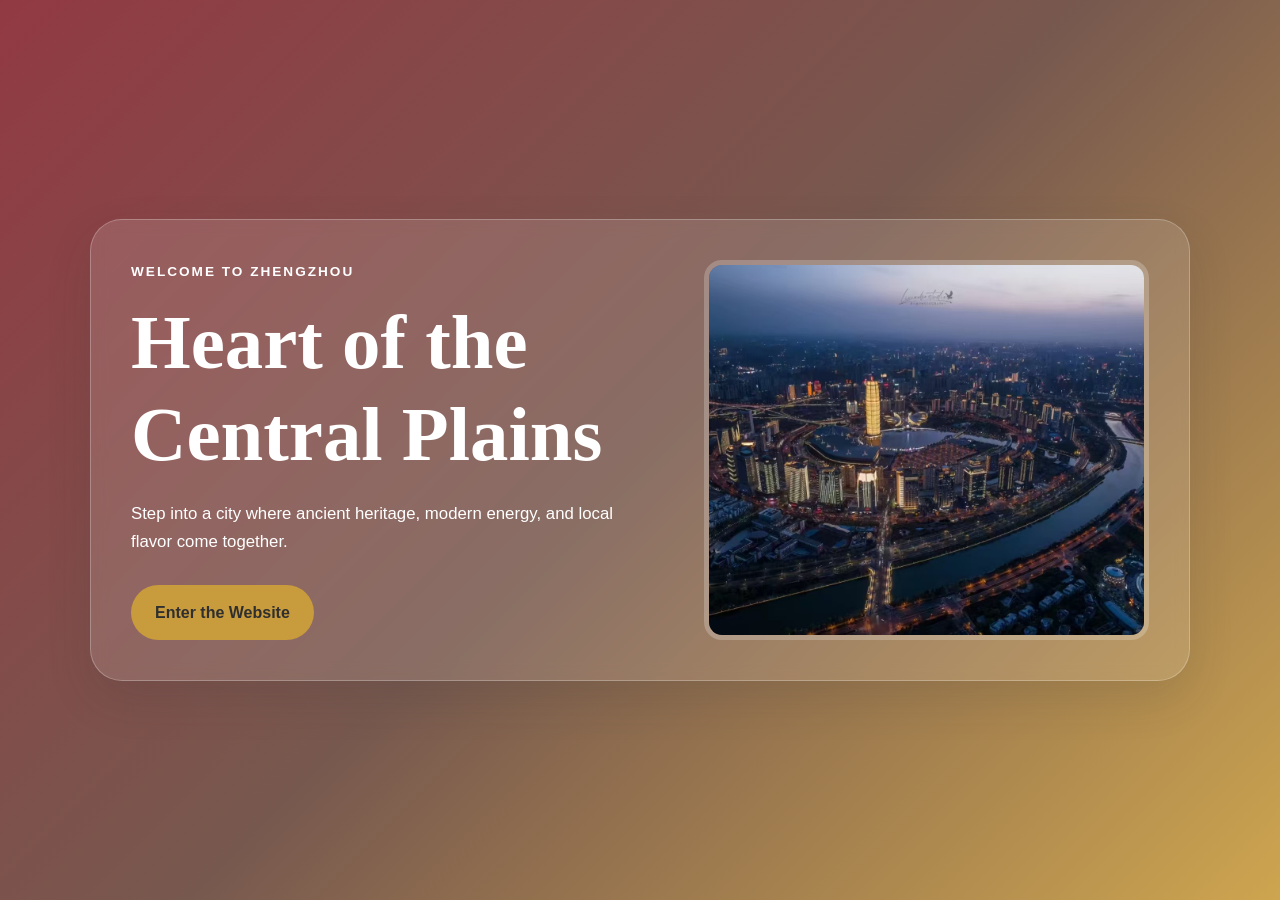
<file: index.html>
<!DOCTYPE html>
<html lang="en">
<head>
<!-- Google tag (gtag.js) -->
<script async src="https://www.googletagmanager.com/gtag/js?id=G-18BHBJQQ1E"></script>
<script>
  window.dataLayer = window.dataLayer || [];
  function gtag(){dataLayer.push(arguments);}
  gtag('js', new Date());

  gtag('config', 'G-18BHBJQQ1E');
</script>
  <meta charset="UTF-8">
  <meta name="viewport" content="width=device-width, initial-scale=1.0">
  <title>Discover Zhengzhou</title>
  <link rel="stylesheet" href="style.css">
</head>
<body class="landing-page">
  <main class="landing-wrapper">
    <a class="landing-card" href="zhengzhou.html">
      <div class="landing-content">
        <p class="eyebrow">Welcome to Zhengzhou</p>
        <h1>Heart of the Central Plains</h1>
        <p class="landing-text">
          Step into a city where ancient heritage, modern energy, and local flavor come together.
        </p>
        <div class="enter-button">Enter the Website</div>
      </div>

      <div class="landing-image-frame">
        <img src="images/6.jpg" alt="Zhengzhou city preview">
      </div>
    </a>
  </main>
</body>
</html>
</file>
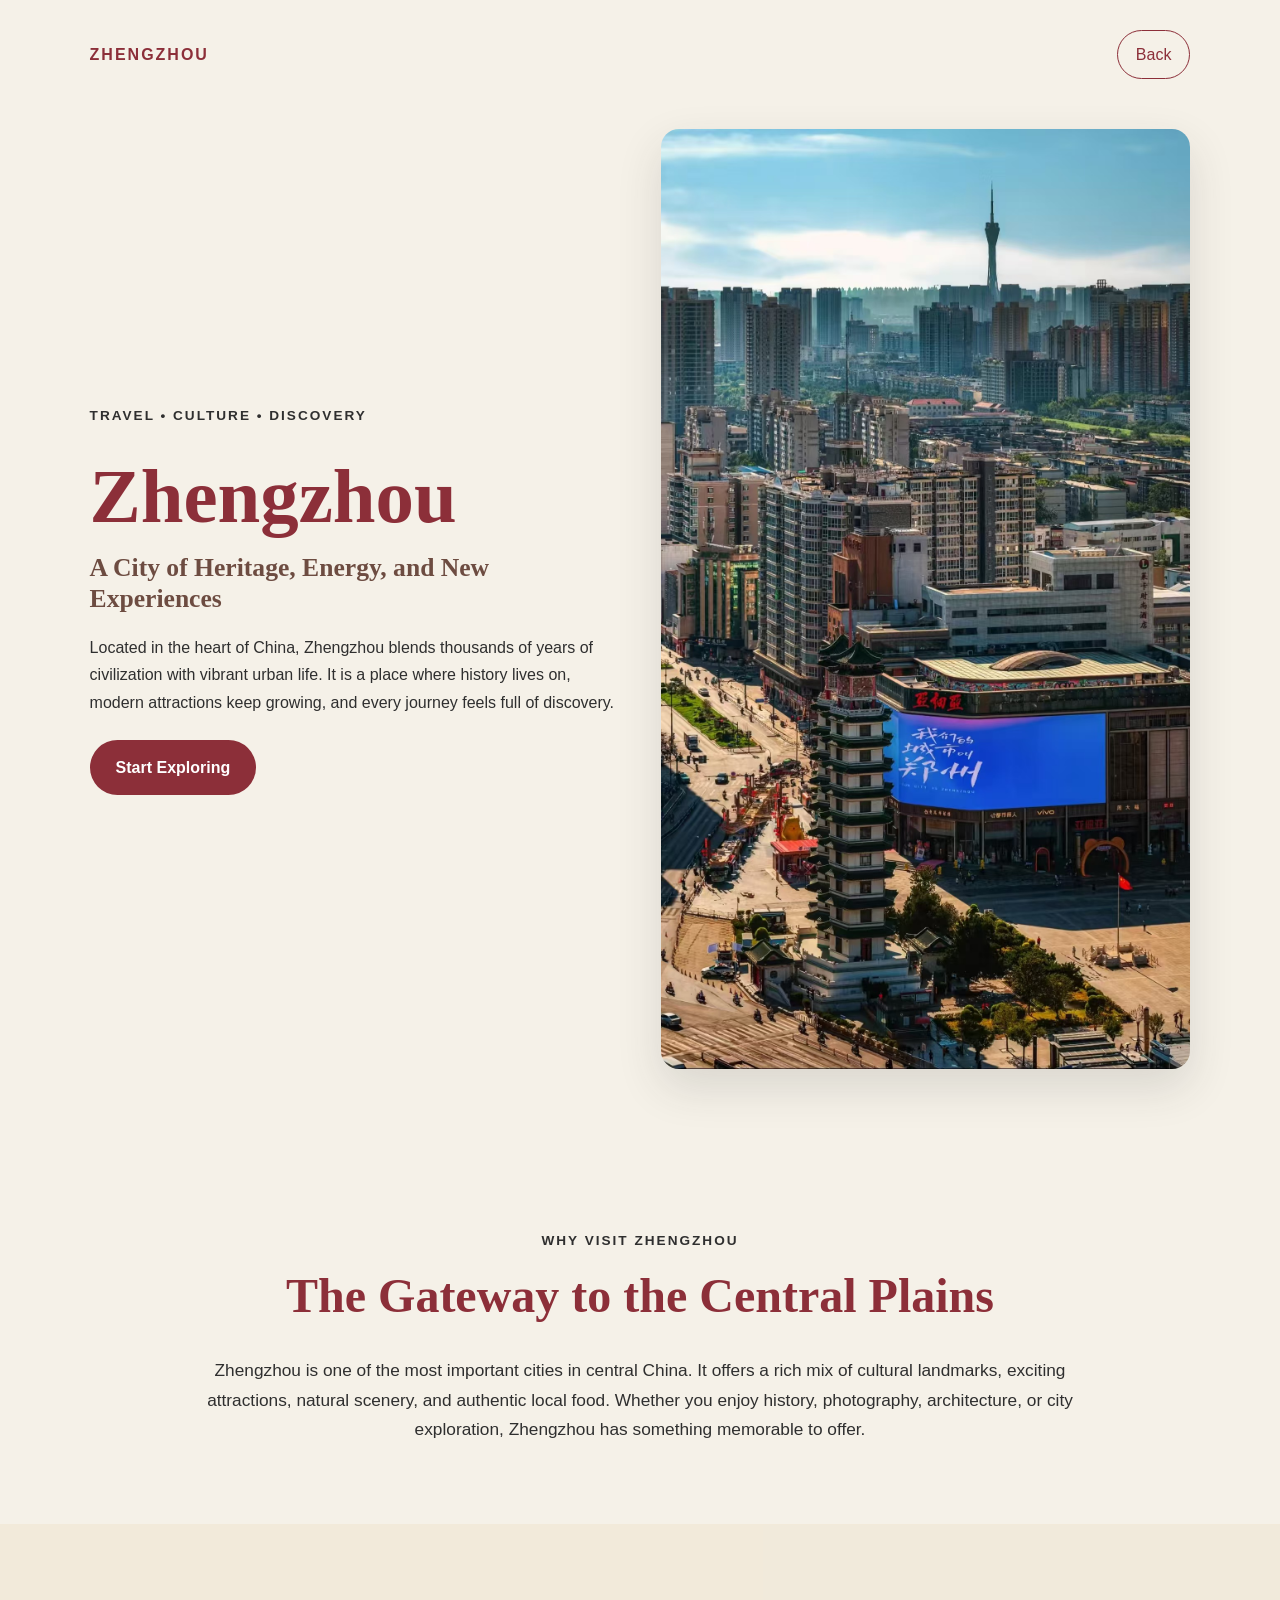
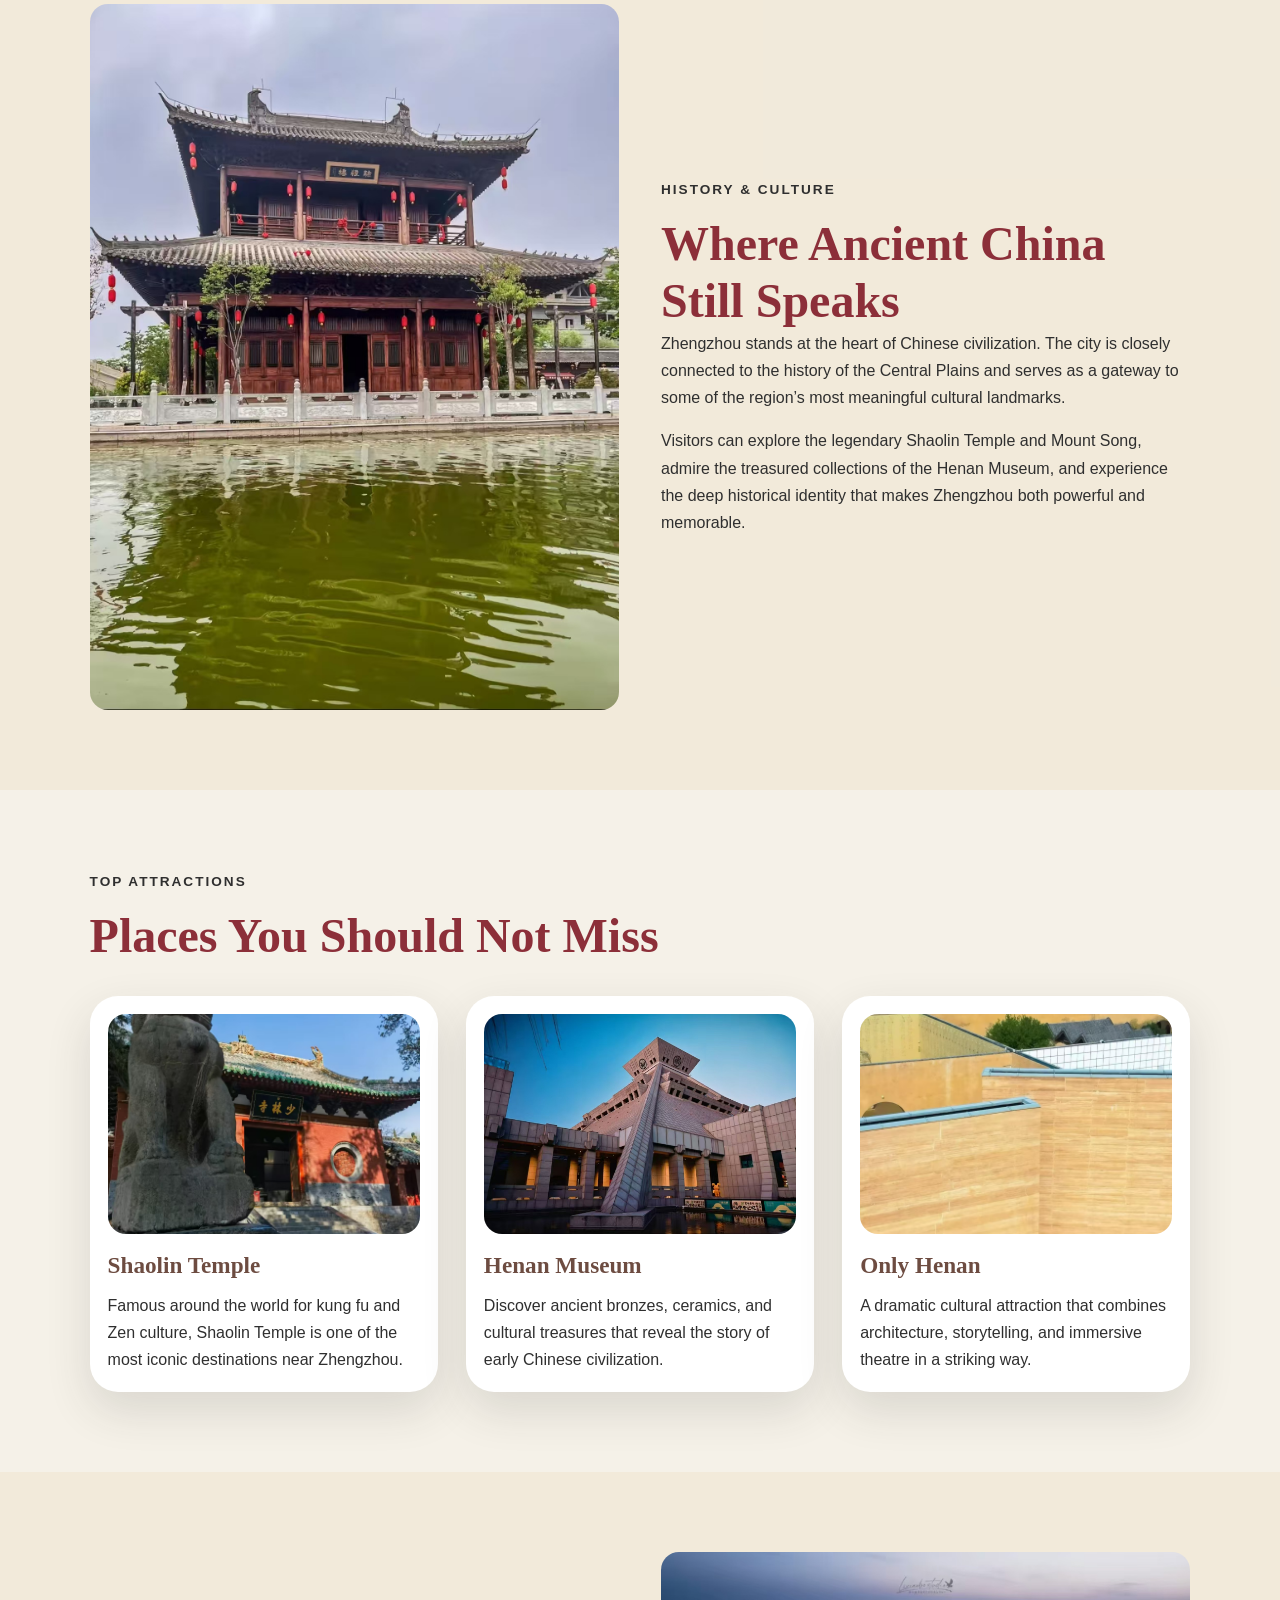
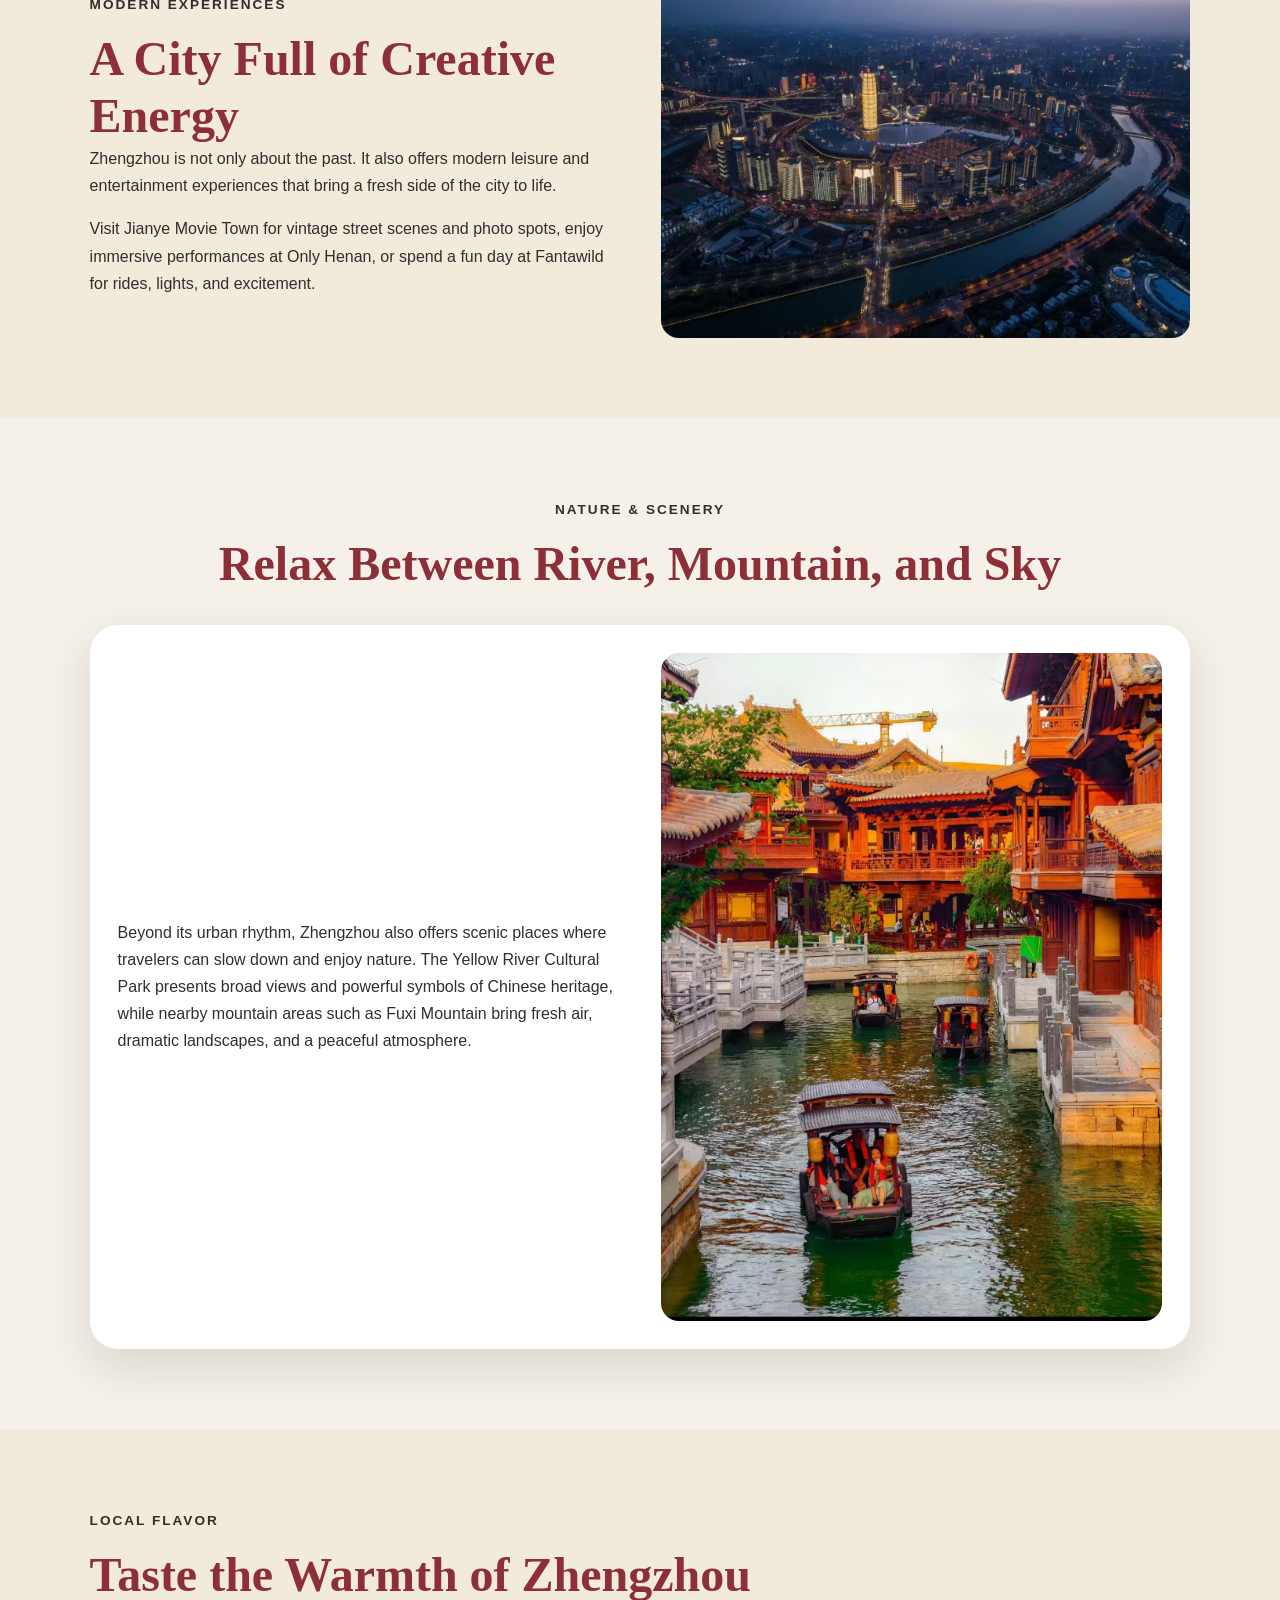
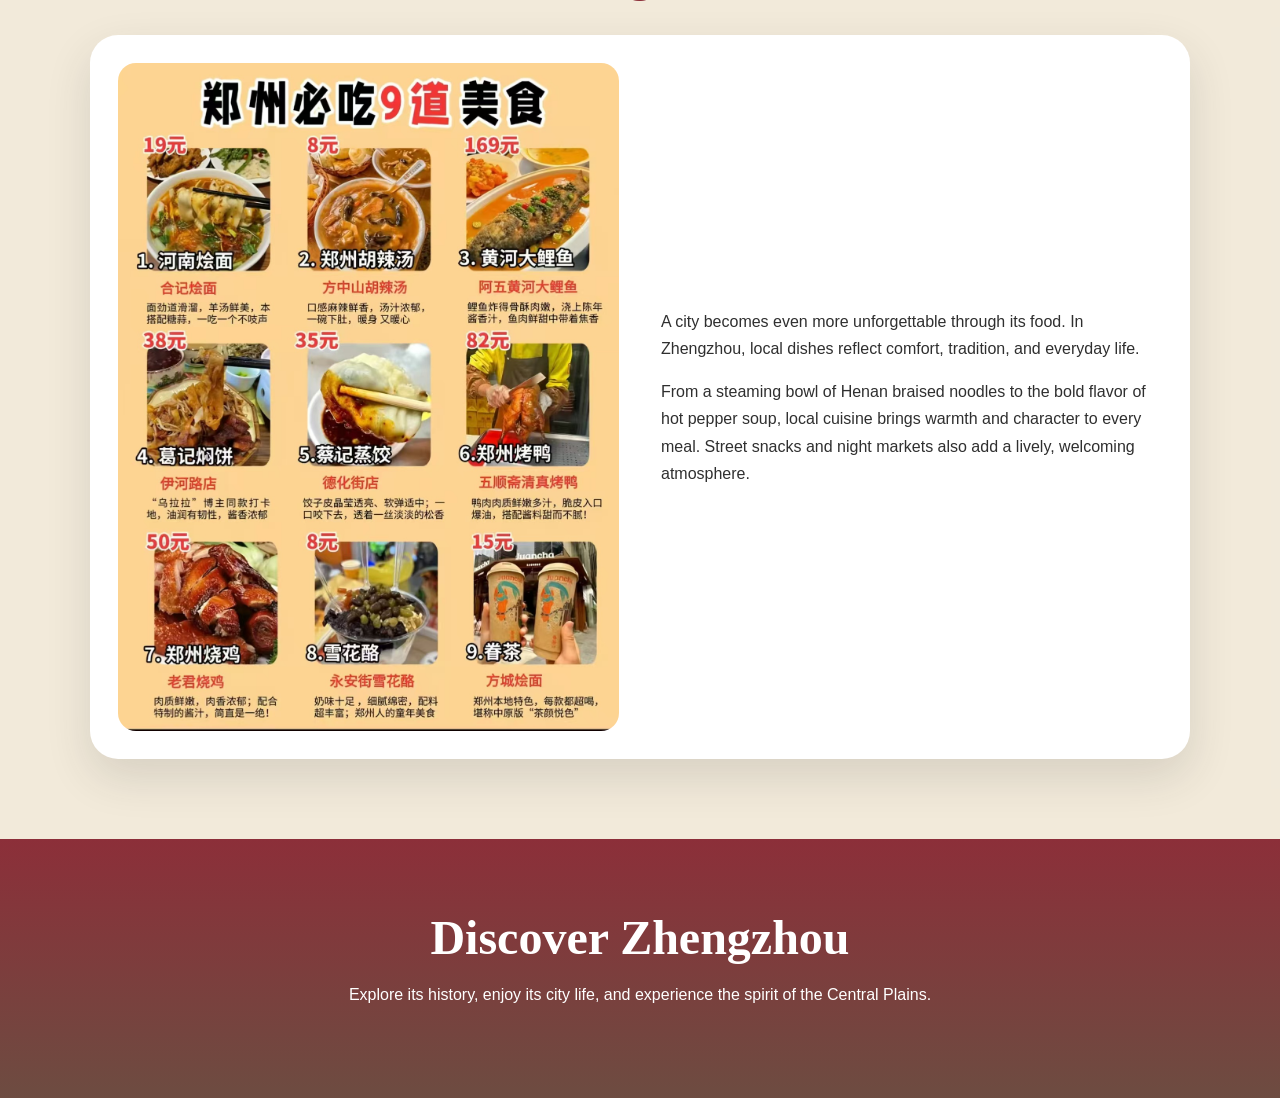
<file: zhengzhou.html>
<!DOCTYPE html>
<html lang="en">
<head>
<!-- Google tag (gtag.js) -->
<script async src="https://www.googletagmanager.com/gtag/js?id=G-18BHBJQQ1E"></script>
<script>
  window.dataLayer = window.dataLayer || [];
  function gtag(){dataLayer.push(arguments);}
  gtag('js', new Date());

  gtag('config', 'G-18BHBJQQ1E');
</script>
  <meta charset="UTF-8">
  <meta name="viewport" content="width=device-width, initial-scale=1.0">
  <title>Zhengzhou Travel Guide</title>
  <link rel="stylesheet" href="style.css">
</head>
<body class="content-page">
  <header class="hero">
    <nav class="top-nav">
      <div class="logo">ZHENGZHOU</div>
      <a href="index.html" class="nav-link">Back</a>
    </nav>

    <div class="hero-inner">
      <div class="hero-text">
        <p class="eyebrow">Travel • Culture • Discovery</p>
        <h1>Zhengzhou</h1>
        <h2>A City of Heritage, Energy, and New Experiences</h2>
        <p>
          Located in the heart of China, Zhengzhou blends thousands of years of civilization with vibrant urban life.
          It is a place where history lives on, modern attractions keep growing, and every journey feels full of discovery.
        </p>
        <a href="#explore" class="primary-button">Start Exploring</a>
      </div>

      <div class="hero-image">
        <img src="images/1.jpg" alt="Zhengzhou hero image">
      </div>
    </div>
  </header>

  <main>
    <section class="section intro-strip" id="explore">
      <div class="section-heading center-heading">
        <p class="eyebrow">Why Visit Zhengzhou</p>
        <h2>The Gateway to the Central Plains</h2>
      </div>
      <p class="intro-text">
        Zhengzhou is one of the most important cities in central China. It offers a rich mix of cultural landmarks,
        exciting attractions, natural scenery, and authentic local food. Whether you enjoy history, photography,
        architecture, or city exploration, Zhengzhou has something memorable to offer.
      </p>
    </section>

    <section class="section two-column">
      <div class="section-image">
        <img src="images/2.jpg" alt="Historical Zhengzhou">
      </div>
      <div class="section-text">
        <p class="eyebrow">History & Culture</p>
        <h2>Where Ancient China Still Speaks</h2>
        <p>
          Zhengzhou stands at the heart of Chinese civilization. The city is closely connected to the history of the
          Central Plains and serves as a gateway to some of the region’s most meaningful cultural landmarks.
        </p>
        <p>
          Visitors can explore the legendary Shaolin Temple and Mount Song, admire the treasured collections of the
          Henan Museum, and experience the deep historical identity that makes Zhengzhou both powerful and memorable.
        </p>
      </div>
    </section>

    <section class="section cards-section">
      <div class="section-heading">
        <p class="eyebrow">Top Attractions</p>
        <h2>Places You Should Not Miss</h2>
      </div>

      <div class="card-grid">
        <article class="info-card">
          <img src="images/3.jpg" alt="Shaolin Temple">
          <h3>Shaolin Temple</h3>
          <p>
            Famous around the world for kung fu and Zen culture, Shaolin Temple is one of the most iconic destinations near Zhengzhou.
          </p>
        </article>

        <article class="info-card">
          <img src="images/4.jpg" alt="Henan Museum">
          <h3>Henan Museum</h3>
          <p>
            Discover ancient bronzes, ceramics, and cultural treasures that reveal the story of early Chinese civilization.
          </p>
        </article>

        <article class="info-card">
          <img src="images/5.jpg" alt="Only Henan Theatre Fantasy City">
          <h3>Only Henan</h3>
          <p>
            A dramatic cultural attraction that combines architecture, storytelling, and immersive theatre in a striking way.
          </p>
        </article>
      </div>
    </section>

    <section class="section two-column reverse">
      <div class="section-image">
        <img src="images/6.jpg" alt="Modern Zhengzhou">
      </div>
      <div class="section-text">
        <p class="eyebrow">Modern Experiences</p>
        <h2>A City Full of Creative Energy</h2>
        <p>
          Zhengzhou is not only about the past. It also offers modern leisure and entertainment experiences that bring
          a fresh side of the city to life.
        </p>
        <p>
          Visit Jianye Movie Town for vintage street scenes and photo spots, enjoy immersive performances at Only Henan,
          or spend a fun day at Fantawild for rides, lights, and excitement.
        </p>
      </div>
    </section>

    <section class="section scenic-section">
      <div class="section-heading center-heading">
        <p class="eyebrow">Nature & Scenery</p>
        <h2>Relax Between River, Mountain, and Sky</h2>
      </div>

      <div class="scenic-box">
        <div class="scenic-text">
          <p>
            Beyond its urban rhythm, Zhengzhou also offers scenic places where travelers can slow down and enjoy nature.
            The Yellow River Cultural Park presents broad views and powerful symbols of Chinese heritage, while nearby
            mountain areas such as Fuxi Mountain bring fresh air, dramatic landscapes, and a peaceful atmosphere.
          </p>
        </div>
        <div class="scenic-image">
          <img src="images/7.jpg" alt="Natural scenery in Zhengzhou">
        </div>
      </div>
    </section>

    <section class="section food-section">
      <div class="section-heading">
        <p class="eyebrow">Local Flavor</p>
        <h2>Taste the Warmth of Zhengzhou</h2>
      </div>

      <div class="food-layout">
        <img src="images/8.jpg" alt="Zhengzhou food">
        <div>
          <p>
            A city becomes even more unforgettable through its food. In Zhengzhou, local dishes reflect comfort,
            tradition, and everyday life.
          </p>
          <p>
            From a steaming bowl of Henan braised noodles to the bold flavor of hot pepper soup, local cuisine brings
            warmth and character to every meal. Street snacks and night markets also add a lively, welcoming atmosphere.
          </p>
        </div>
      </div>
    </section>
  </main>

  <footer class="site-footer">
    <h2>Discover Zhengzhou</h2>
    <p>
      Explore its history, enjoy its city life, and experience the spirit of the Central Plains.
    </p>
  </footer>
</body>
</html>
</file>
<file: style.css>
:root {
  --primary: #8C2F39;
  --secondary: #C89B3C;
  --background: #F5F1E8;
  --text: #2F2F2F;
  --accent: #6D4C41;
  --white: #ffffff;
  --shadow: 0 18px 45px rgba(47, 47, 47, 0.14);
  --radius-large: 28px;
  --radius-medium: 18px;
}

* {
  margin: 0;
  padding: 0;
  box-sizing: border-box;
}

html {
  scroll-behavior: smooth;
}

body {
  font-family: "Trebuchet MS", "Segoe UI", Arial, sans-serif;
  color: var(--text);
  background: var(--background);
  line-height: 1.7;
}

img {
  width: 100%;
  display: block;
  border-radius: var(--radius-medium);
  object-fit: cover;
}

h1, h2, h3 {
  font-family: Georgia, "Times New Roman", serif;
  line-height: 1.2;
}

.landing-page {
  min-height: 100vh;
  background: linear-gradient(135deg, rgba(140, 47, 57, 0.95), rgba(109, 76, 65, 0.93), rgba(200, 155, 60, 0.90));
  display: flex;
  justify-content: center;
  align-items: center;
  padding: 30px;
}

.landing-wrapper {
  width: 100%;
  max-width: 1100px;
}

.landing-card {
  background: rgba(245, 241, 232, 0.14);
  backdrop-filter: blur(8px);
  border: 1px solid rgba(255, 255, 255, 0.25);
  border-radius: 32px;
  box-shadow: var(--shadow);
  display: grid;
  grid-template-columns: 1.1fr 0.9fr;
  gap: 30px;
  align-items: center;
  text-decoration: none;
  color: var(--white);
  padding: 40px;
  transition: transform 0.35s ease, box-shadow 0.35s ease;
}

.landing-card:hover {
  transform: translateY(-6px) scale(1.01);
  box-shadow: 0 24px 55px rgba(0, 0, 0, 0.22);
}

.landing-content h1 {
  font-size: clamp(2.6rem, 6vw, 4.8rem);
  margin-bottom: 18px;
}

.eyebrow {
  text-transform: uppercase;
  letter-spacing: 2px;
  font-size: 0.85rem;
  font-weight: bold;
  margin-bottom: 14px;
}

.landing-text {
  max-width: 520px;
  font-size: 1.05rem;
  margin-bottom: 28px;
}

.enter-button,
.primary-button,
.nav-link {
  display: inline-block;
  text-decoration: none;
  transition: all 0.3s ease;
}

.enter-button {
  background: var(--secondary);
  color: var(--text);
  font-weight: bold;
  padding: 14px 24px;
  border-radius: 999px;
}

.landing-card:hover .enter-button {
  background: var(--white);
}

.landing-image-frame {
  position: relative;
}

.landing-image-frame img {
  min-height: 380px;
  border: 5px solid rgba(255, 255, 255, 0.22);
}

.content-page {
  background: var(--background);
}

.hero {
  padding: 30px 7% 80px;
  background: linear-gradient(to bottom, rgba(245, 241, 232, 0.98), rgba(245, 241, 232, 1));
}

.top-nav {
  display: flex;
  justify-content: space-between;
  align-items: center;
  margin-bottom: 50px;
}

.logo {
  color: var(--primary);
  font-weight: 800;
  letter-spacing: 2px;
}

.nav-link {
  color: var(--primary);
  border: 1px solid var(--primary);
  padding: 10px 18px;
  border-radius: 999px;
}

.nav-link:hover {
  background: var(--primary);
  color: var(--white);
}

.hero-inner,
.two-column,
.scenic-box,
.food-layout {
  display: grid;
  grid-template-columns: 1fr 1fr;
  gap: 42px;
  align-items: center;
}

.hero-text h1 {
  font-size: clamp(3rem, 6vw, 5.5rem);
  color: var(--primary);
  margin-bottom: 10px;
}

.hero-text h2 {
  color: var(--accent);
  font-size: clamp(1.4rem, 2vw, 2rem);
  margin-bottom: 20px;
}

.hero-text p {
  margin-bottom: 24px;
  max-width: 620px;
}

.primary-button {
  background: var(--primary);
  color: var(--white);
  padding: 14px 26px;
  border-radius: 999px;
  font-weight: bold;
}

.primary-button:hover {
  background: var(--secondary);
  color: var(--text);
}

.hero-image img {
  min-height: 500px;
  box-shadow: var(--shadow);
}

.section {
  padding: 80px 7%;
}

.section:nth-child(even) {
  background: rgba(200, 155, 60, 0.08);
}

.section-heading {
  margin-bottom: 32px;
}

.center-heading {
  text-align: center;
}

.section-heading h2,
.section-text h2,
.site-footer h2 {
  font-size: clamp(2rem, 4vw, 3rem);
  color: var(--primary);
}

.intro-text {
  max-width: 900px;
  margin: 0 auto;
  text-align: center;
  font-size: 1.08rem;
}

.section-text p + p,
.food-layout p + p {
  margin-top: 16px;
}

.reverse {
  direction: rtl;
}

.reverse > * {
  direction: ltr;
}

.card-grid {
  display: grid;
  grid-template-columns: repeat(3, 1fr);
  gap: 28px;
}

.info-card {
  background: var(--white);
  border-radius: var(--radius-large);
  padding: 18px;
  box-shadow: var(--shadow);
  transition: transform 0.3s ease;
}

.info-card:hover {
  transform: translateY(-8px);
}

.info-card img {
  height: 220px;
  margin-bottom: 18px;
}

.info-card h3 {
  color: var(--accent);
  margin-bottom: 12px;
  font-size: 1.45rem;
}

.scenic-box,
.food-layout {
  background: var(--white);
  padding: 28px;
  border-radius: var(--radius-large);
  box-shadow: var(--shadow);
}

.scenic-image img,
.food-layout img,
.section-image img {
  min-height: 320px;
}

.site-footer {
  text-align: center;
  padding: 70px 7% 90px;
  background: linear-gradient(180deg, rgba(140, 47, 57, 1), rgba(109, 76, 65, 1));
  color: var(--white);
}

.site-footer h2 {
  color: var(--white);
  margin-bottom: 14px;
}

@media (max-width: 900px) {
  .landing-card,
  .hero-inner,
  .two-column,
  .scenic-box,
  .food-layout,
  .card-grid {
    grid-template-columns: 1fr;
  }

  .landing-card {
    padding: 28px;
  }

  .hero-image img,
  .landing-image-frame img {
    min-height: 260px;
  }

  .section {
    padding: 60px 6%;
  }
}

@media (max-width: 560px) {
  .landing-page {
    padding: 18px;
  }

  .landing-card {
    border-radius: 24px;
  }

  .top-nav {
    margin-bottom: 30px;
  }

  .hero {
    padding-top: 22px;
  }
}
</file>
